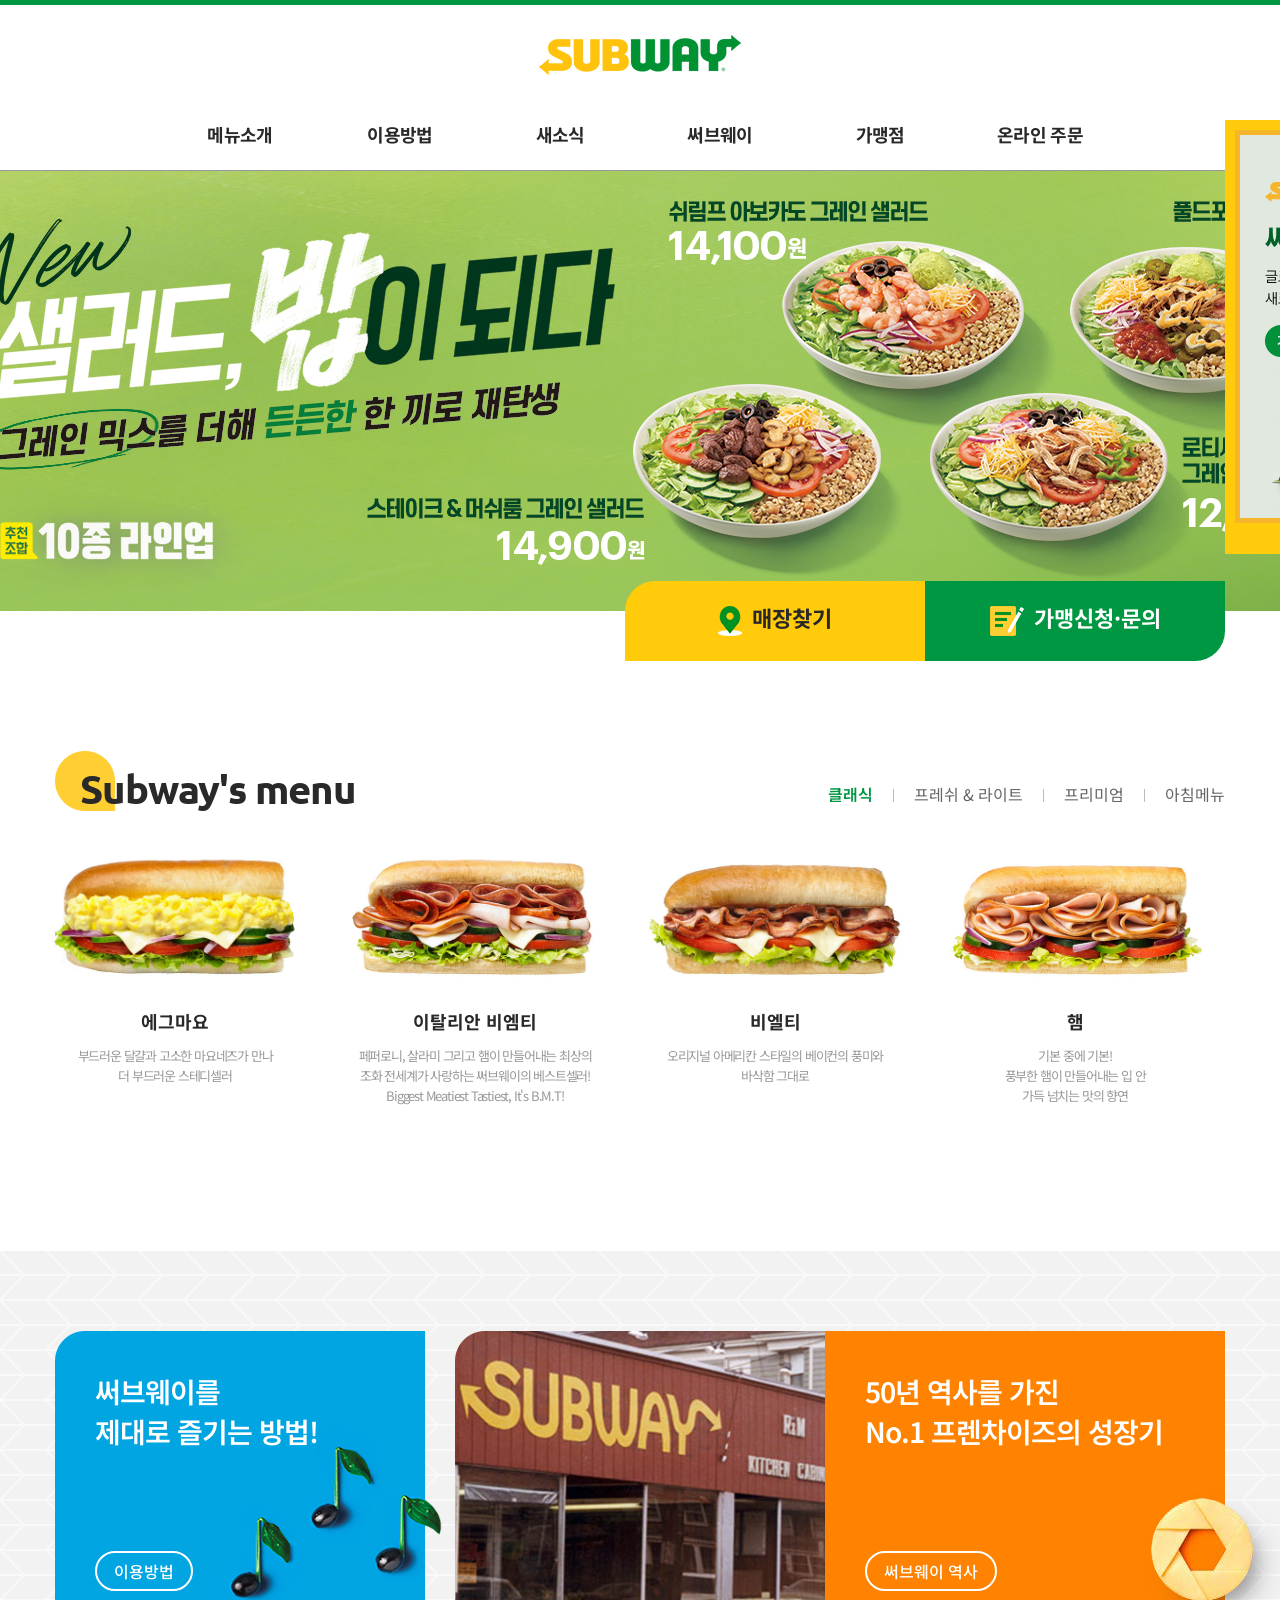
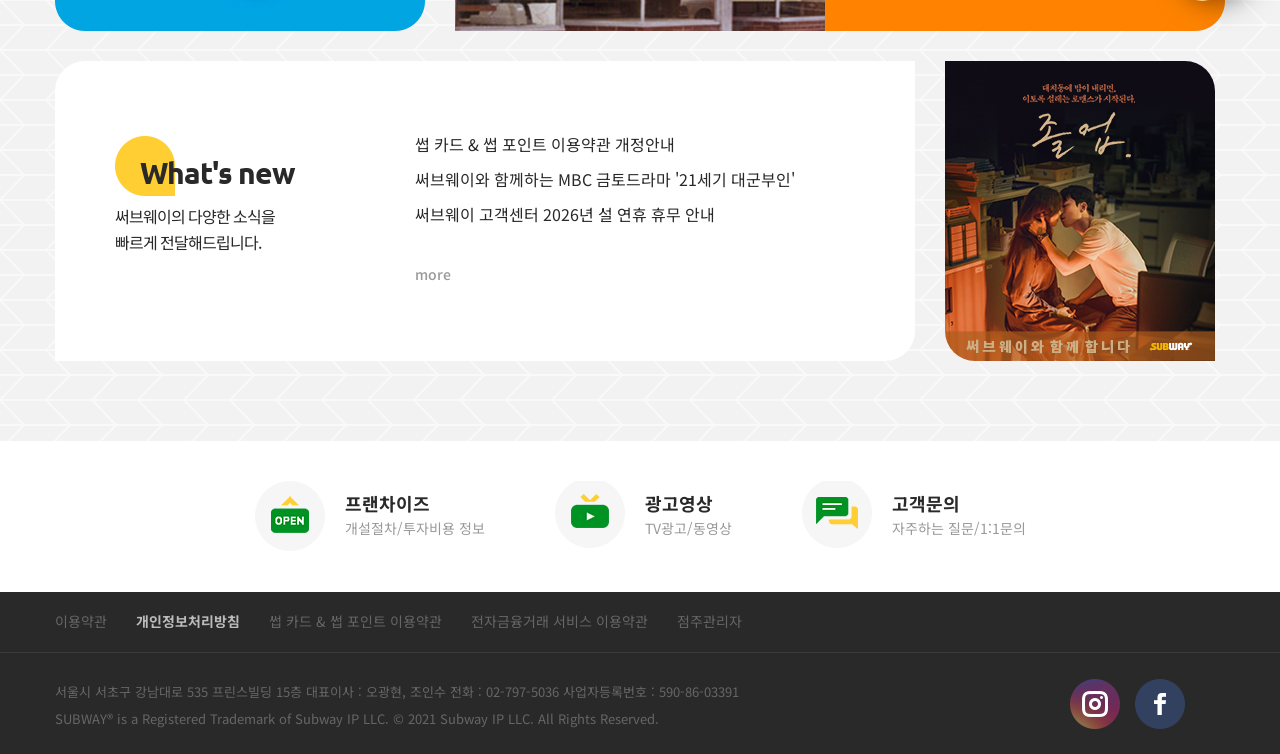
<file: index.html>
<!DOCTYPE html>
<html lang="ko">
<head>
    <meta charset="UTF-8">
    <meta name="viewport" content="width=device-width, initial-scale=1.0">
    <title>Subway</title>

    <!-- Icon -->
    <link rel="shortcut icon" href="subway-img/logo_title.ico" type="image/x-icon">

    <!-- CSS -->
    <link rel="stylesheet" href="CSS/basic.css">
    <link rel="stylesheet" href="CSS/reset.css">
</head>
<body>
    <div id="wrap">
        <header>
            <div class="header_in">
                <h1 class="logo">
                    <a href="index.html">subway</a>
                </h1>
                <nav id="gnb">
                    <ul>
                        <li><a href="#">메뉴소개</a></li>
                        <li><a href="#">이용방법</a></li>
                        <li><a href="#">새소식</a></li>
                        <li><a href="#">써브웨이</a></li>
                        <li><a href="#">가맹점</a></li>
                        <li><a href="#">온라인 주문</a></li>
                    </ul>
                </nav>
            </div>
            <div class="sub_menu">
                <div class="sub_in">
                    <ul>
                        <li>
                            <ul class="depth2">
                                <li><a href="sub.html">그레인 샐러드</a></li>
                                <li><a href="sub.html">샐러드</a></li>
                                <li><a href="sub.html">랩 · 기타</a></li>
                                <li><a href="sub.html">샐러드</a></li>
                                <li><a href="sub.html">아침메뉴</a></li>
                                <li><a href="sub.html">스마일 썹</a></li>
                                <li><a href="sub.html">단체메뉴</a></li>
                            </ul>
                        </li>

                        <li>
                            <ul class="depth2">
                                <li><a href="#">써브웨이 이용방법</a></li>
                                <li><a href="#">단체메뉴 이용방법</a></li>
                                <li><a href="#">신선한 재료 소개</a></li>
                                <li><a href="#">써브웨이 멤버십</a></li>
                            </ul>
                        </li>

                        <li>
                            <ul class="depth2">
                                <li><a href="sub_news.html">이벤트 · 프로모션</a></li>
                                <li><a href="sub_news.html">뉴스 · 공지사항</a></li>
                                <li><a href="sub_news.html">광고영상</a></li>
                            </ul>
                        </li>

                        <li>
                            <ul class="depth2">
                                <li><a href="#">써브웨이의 역사</a></li>
                                <li><a href="#">써브웨이의 약속</a></li>
                                <li><a href="#">매장찾기</a></li>
                            </ul>
                        </li>

                        <li>
                            <ul class="depth2">
                                <li><a href="#">써브웨이 프렌차이즈</a></li>
                                <li><a href="#">가맹관련 FAQ</a></li>
                                <li><a href="#">가맹신청 · 문의</a></li>
                            </ul>
                        </li>

                        <li>
                            <ul class="depth2">
                                <li><a href="#">APP 주문</a></li>
                                <li><a href="#">단체주문</a></li>
                            </ul>
                        </li>
                    </ul>
                </div>
            </div>
        </header>

        <!-- #container -->
        <div id="container">
            <!-- main_visual -->
            <section class="main_visual">
                <div class="main_visual_inner">
                    <div class="main_visual_imgs">
                        <img src="subway-img/main01.jpg" alt="main01">
                        <!-- <img src="subway-img/main02.jpg" alt="main02">
                        <img src="subway-img/main03.jpg" alt="main03">
                        <img src="subway-img/main04.png" alt="main04">
                        <img src="subway-img/main05.jpg" alt="main05">
                        <img src="subway-img/main06.jpg" alt="main06"> -->
                    </div>
                </div>
                <!-- main_visual_inner END -->

                <!-- quick_link -->
                <div class="quick_link">
                    <div class="quick_link_wrap">
                        <div class="store">
                            <a href="#"><span>매장찾기</span></a>
                        </div>
                        <div class="fran">
                            <a href="#"><span>가맹신청·문의</span></a>
                        </div>
                    </div>
                </div>
                <!-- quick_link END-->
            </section>
            <!-- main_visual END -->

            <!-- menu -->
            <section class="menu">
                <div class="hd">
                    <h2>Subway's menu</h2>
                    <div class="tab">
                        <ul>
                            <li class="active"><a href="#">클래식</a></li>
                            <li><a href="#">프레쉬 & 라이트</a></li>
                            <li><a href="#">프리미엄</a></li>
                            <li><a href="#">아침메뉴</a></li>
                        </ul>
                    </div>
                </div>
                <div class="menuWrap">
                    <div class="classic">
                        <ul>
                            <li>
                                <a href="#">
                                    <figure><img src="subway-img/sandwich1_01.jpg" alt="에그마요 메뉴 사진"></figure>
                                    <strong>에그마요</strong>
                                    <p>부드러운 달걀과 고소한 마요네즈가 만나<br>더 부드러운 스테디셀러</p>
                                </a>
                            </li>
                            <li>
                                <a href="#">
                                    <figure><img src="subway-img/sandwich1_02.jpg" alt="이탈리안 비엠티 메뉴 사진"></figure>
                                    <strong>이탈리안 비엠티</strong>
                                    <p>페퍼로니, 살라미 그리고 햄이 만들어내는 최상의<br>조화 전세계가 사랑하는 써브웨이의 베스트셀러!<br>Biggest Meatiest Tastiest, It's B.M.T!</p>
                                </a>
                            </li>
                            <li>
                                <a href="#">
                                    <figure><img src="subway-img/sandwich1_03.jpg" alt="비엘티 메뉴 사진"></figure>
                                    <strong>비엘티</strong>
                                    <p>오리지널 아메리칸 스타일의 베이컨의 풍미와<br>바삭함 그대로</p>
                                </a>
                            </li>
                            <li>
                                <a href="#">
                                    <figure><img src="subway-img/sandwich1_04.jpg" alt="햄 메뉴 사진"></figure>
                                    <strong>햄</strong>
                                    <p>기본 중에 기본!<br>풍부한 햄이 만들어내는 입 안<br>가득 넘치는 맛의 향연</p>
                                </a>
                            </li>
                        </ul>
                    </div>
                </div>
            </section>
            <!-- menu END -->

            <section class="subway">
                <div class="subway_inner">
                    <div class="util">
                        <p>써브웨이를 <br>제대로 즐기는 방법!</p>
                        <a href="#" class="btn">이용방법</a>
                    </div>
                    <div class="history">
                        <p>50년 역사를 가진 <br>No.1 프렌차이즈의 성장기</p>
                        <a href="#" class="btn">써브웨이 역사</a>
                    </div>
                    <div class="whats_new">
                        <div class="whats_new_in">
                            <div>
                                <h2>What's new</h2>
                                <p>써브웨이의 다양한 소식을 <br>빠르게 전달해드립니다.</p>
                            </div>
                            <div>
                                <ul>
                                    <li><a href="#">썹 카드 & 썹 포인트 이용약관 개정안내</a></li>
                                    <li><a href="#">써브웨이와 함께하는 MBC 금토드라마 '21세기 대군부인'</a></li>
                                    <li><a href="#">써브웨이 고객센터 2026년 설 연휴 휴무 안내</a></li>
                                </ul>
                                <a href="#" class="more">more</a>
                            </div>
                        </div>
                    </div>
                    <div class="banner">
                        <figure>
                            <img src="subway-img/banner.jpg" alt="광고">
                            <!-- <img src="subway-img/banner.png" alt="광고"> -->
                        </figure>
                    </div>
                </div>
            </section>

            <section class="quick_menu">
                    <ul>
                        <li>
                            <a href="#">
                                <div class="icon"></div>
                                <strong>프랜차이즈</strong>
                                <span>개설절차/투자비용 정보</span>
                            </a>
                        </li>
                        <li>
                            <a href="#">
                                <div class="icon"></div>
                                <strong>광고영상</strong>
                                <span>TV광고/동영상</span>
                            </a>
                        </li>
                        <li>
                            <a href="#">
                                <div class="icon"></div>
                                <strong>고객문의</strong>
                                <span>자주하는 질문/1:1문의</span>
                            </a>
                        </li>
                    </ul>
            </section>
        </div>
        <!-- #container END -->


        <footer>
            <div class="footer_in">
                <div class="footer_menu">
                    <ul>
                        <li><a href="#">이용약관</a></li>
                        <li><a href="#"><strong>개인정보처리방침</strong></a></li>
                        <li><a href="#">썹 카드 & 썹 포인트 이용약관</a></li>
                        <li><a href="#">전자금융거래 서비스 이용약관</a></li>
                        <li><a href="#">점주관리자</a></li>
                    </ul>
                </div>
                <address>
                    서울시 서초구 강남대로 535 프린스빌딩 15층 대표이사 : 오광현, 조인수 전화 : 02-797-5036 사업자등록번호 : 590-86-03391<br>
                    SUBWAY&reg; is a Registered Trademark of Subway IP LLC. &copy; 2021 Subway IP LLC. All Rights Reserved.
                </address>
                <div class="sns">
                    <a href="#" class="insta">instargram</a>
                    <a href="#" class="fb">facebook</a>
                </div>
            </div>
        </footer>
    </div>

    <input type="checkbox" id="popInput">
    <div id="popup">
        <div class="popup_in">
            <img src="subway-img/popup.jpg" alt="가맹문의">
            <p><label for="popInput">닫기</label></p>
        </div>
    </div>
</body>
</html>
</file>
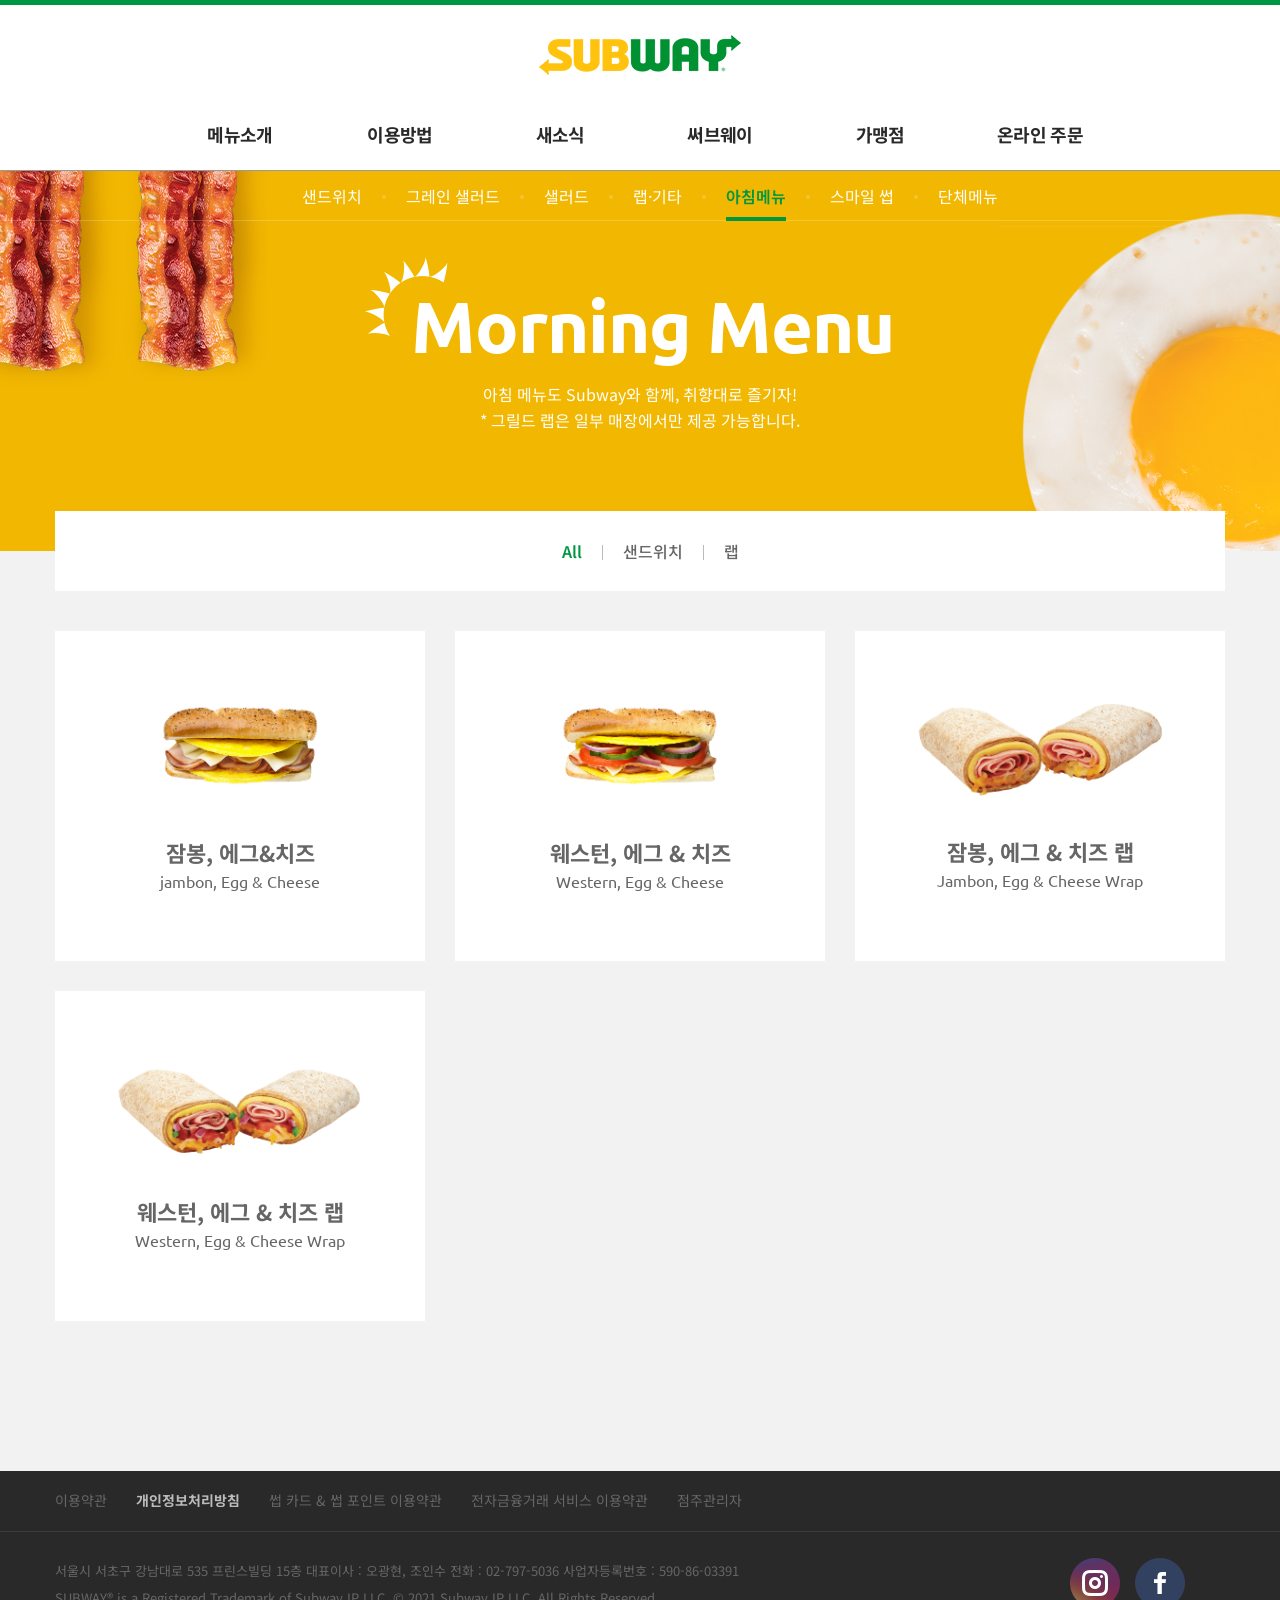
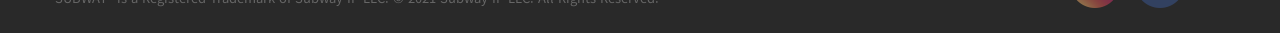
<file: sub.html>
<!DOCTYPE html>
<html lang="ko">
<head>
    <meta charset="UTF-8">
    <meta name="viewport" content="width=device-width, initial-scale=1.0">
    <title>SUBWAY - 아침메뉴</title>

    <!-- Icon -->
    <link rel="shortcut icon" href="subway-img/logo_title.ico" type="image/x-icon">

    <!-- CSS -->
    <link rel="stylesheet" href="CSS/basic.css">
    <link rel="stylesheet" href="CSS/sub.css">
    <link rel="stylesheet" href="CSS/reset.css">
</head>
<body>
    <div id="wrap">
        <header>
            <div class="header_in">
                <h1 class="logo">
                    <a href="index.html">subway</a>
                </h1>
                <nav id="gnb">
                    <ul>
                        <li><a href="#">메뉴소개</a></li>
                        <li><a href="#">이용방법</a></li>
                        <li><a href="#">새소식</a></li>
                        <li><a href="#">써브웨이</a></li>
                        <li><a href="#">가맹점</a></li>
                        <li><a href="#">온라인 주문</a></li>
                    </ul>
                </nav>
            </div>
            <div class="sub_menu">
                <div class="sub_in">
                    <ul>
                        <li>
                            <ul class="depth2">
                                <li><a href="sub.html">그레인 샐러드</a></li>
                                <li><a href="sub.html">샐러드</a></li>
                                <li><a href="sub.html">랩 · 기타</a></li>
                                <li><a href="sub.html">샐러드</a></li>
                                <li><a href="sub.html">아침메뉴</a></li>
                                <li><a href="sub.html">스마일 썹</a></li>
                                <li><a href="sub.html">단체메뉴</a></li>
                            </ul>
                        </li>

                        <li>
                            <ul class="depth2">
                                <li><a href="#">써브웨이 이용방법</a></li>
                                <li><a href="#">단체메뉴 이용방법</a></li>
                                <li><a href="#">신선한 재료 소개</a></li>
                                <li><a href="#">써브웨이 멤버십</a></li>
                            </ul>
                        </li>

                        <li>
                            <ul class="depth2">
                                <li><a href="sub_news.html">이벤트 · 프로모션</a></li>
                                <li><a href="sub_news.html">뉴스 · 공지사항</a></li>
                                <li><a href="sub_news.html">광고영상</a></li>
                            </ul>
                        </li>

                        <li>
                            <ul class="depth2">
                                <li><a href="#">써브웨이의 역사</a></li>
                                <li><a href="#">써브웨이의 약속</a></li>
                                <li><a href="#">매장찾기</a></li>
                            </ul>
                        </li>

                        <li>
                            <ul class="depth2">
                                <li><a href="#">써브웨이 프렌차이즈</a></li>
                                <li><a href="#">가맹관련 FAQ</a></li>
                                <li><a href="#">가맹신청 · 문의</a></li>
                            </ul>
                        </li>

                        <li>
                            <ul class="depth2">
                                <li><a href="#">APP 주문</a></li>
                                <li><a href="#">단체주문</a></li>
                            </ul>
                        </li>
                    </ul>
                </div>
            </div>
        </header>

        <!-- #container -->
        <div id="container">
            <section class="sub_header">
                <div class="sub_header_in">
                    <ul>
                        <li><a href="#">샌드위치</a></li>
                        <li><a href="#">그레인 샐러드</a></li>
                        <li><a href="#">샐러드</a></li>
                        <li><a href="#">랩·기타</a></li>
                        <li class="active"><a href="#">아침메뉴</a></li>
                        <li><a href="#">스마일 썹</a></li>
                        <li><a href="#">단체메뉴</a></li>
                    </ul>
                </div>
            </section>

            <section class="sub_visual morning">
                <h2>Morning Menu</h2>
                <p>
                    아침 메뉴도 Subway와 함께, 취향대로 즐기자!<br>
                    * 그릴드 랩은 일부 매장에서만 제공 가능합니다.
                </p>
                <div class="img1"></div>
                <div class="img2"></div>
            </section>

            <section class="product">
                <div class="pd_tab">
                    <ul>
                        <li class="active"><a href="#">All</a></li>
                        <li><a href="#">샌드위치</a></li>
                        <li><a href="#">랩</a></li>
                    </ul>
                </div>
                <div class="pd_list">
                    <ul>
                        <li>
                            <figure><img src="subway-img/sub1.png" alt="잠봉, 에그&치즈"></figure>
                            <strong class="tit">잠봉, 에그&치즈</strong>
                            <span class="eng">jambon, Egg & Cheese</span>
                            <p class="summary">
                                푹신한 오믈렛과 잠봉의 가장 클래식한 조화<br>
                                ※ 아침메뉴 제공시간 : 오전 11시까지<br>
                                ※ 본 메뉴에는 야채가 포함되지 않습니다.
                            </p>
                            <a href="#" class="viewBtn"></a>
                        </li>
                        <li>
                            <figure><img src="subway-img/sub2.png" alt="웨스턴, 에그 & 치즈"></figure>
                            <strong class="tit">웨스턴, 에그 & 치즈</strong>
                            <span class="eng">Western, Egg & Cheese</span>
                            <p class="summary">
                                토마토, 피망, 양파 세가지 야채가 더해져 더욱 신선한 하루 시작<br>
                                ※ 아침메뉴 제공시간 : 오전 11시까지<br>
                                ※ 본 메뉴에는 토마토, 피망, 양파 이외의 야채가 포함되지 않습니다.
                            </p>
                            <a href="#" class="viewBtn"></a>
                        </li>
                        <li>
                            <figure><img src="subway-img/sub3.png" alt="잠봉, 에그 & 치즈 랩"></figure>
                            <strong class="tit">잠봉, 에그 & 치즈 랩</strong>
                            <span class="eng">Jambon, Egg & Cheese Wrap</span>
                            <p class="summary">
                                이제 랩으로 즐기세요!<br>
                                푹신한 오믈렛과 잠봉의 가장 클래식한 조화<br>
                                ※아침메뉴 제공시간 : 오전 11시까지
                            </p>
                            <a href="#" class="viewBtn"></a>
                        </li>
                        <li>
                            <figure><img src="subway-img/sub4.png" alt=""></figure>
                            <strong class="tit">웨스턴, 에그 & 치즈 랩</strong>
                            <span class="eng">Western, Egg & Cheese Wrap</span>
                            <p class="summary">
                                이제 랩으로 즐기세요!<br>
                                토마토, 피망, 양파 세가지 야채가 더해져 더욱 신선한 하루 시작<br>
                                ※아침메뉴 제공시간 : 오전 11시까지
                            </p>
                            <a href="#" class="viewBtn"></a>
                        </li>
                    </ul>
                </div>
            </section>
        </div>
        <!-- #container END -->


        <footer>
            <div class="footer_in">
                <div class="footer_menu">
                    <ul>
                        <li><a href="#">이용약관</a></li>
                        <li><a href="#"><strong>개인정보처리방침</strong></a></li>
                        <li><a href="#">썹 카드 & 썹 포인트 이용약관</a></li>
                        <li><a href="#">전자금융거래 서비스 이용약관</a></li>
                        <li><a href="#">점주관리자</a></li>
                    </ul>
                </div>
                <address>
                    서울시 서초구 강남대로 535 프린스빌딩 15층 대표이사 : 오광현, 조인수 전화 : 02-797-5036 사업자등록번호 : 590-86-03391<br>
                    SUBWAY&reg; is a Registered Trademark of Subway IP LLC. &copy; 2021 Subway IP LLC. All Rights Reserved.
                </address>
                <div class="sns">
                    <a href="#" class="insta">instargram</a>
                    <a href="#" class="fb">facebook</a>
                </div>
            </div>
        </footer>
    </div>
</body>
</html>
</file>
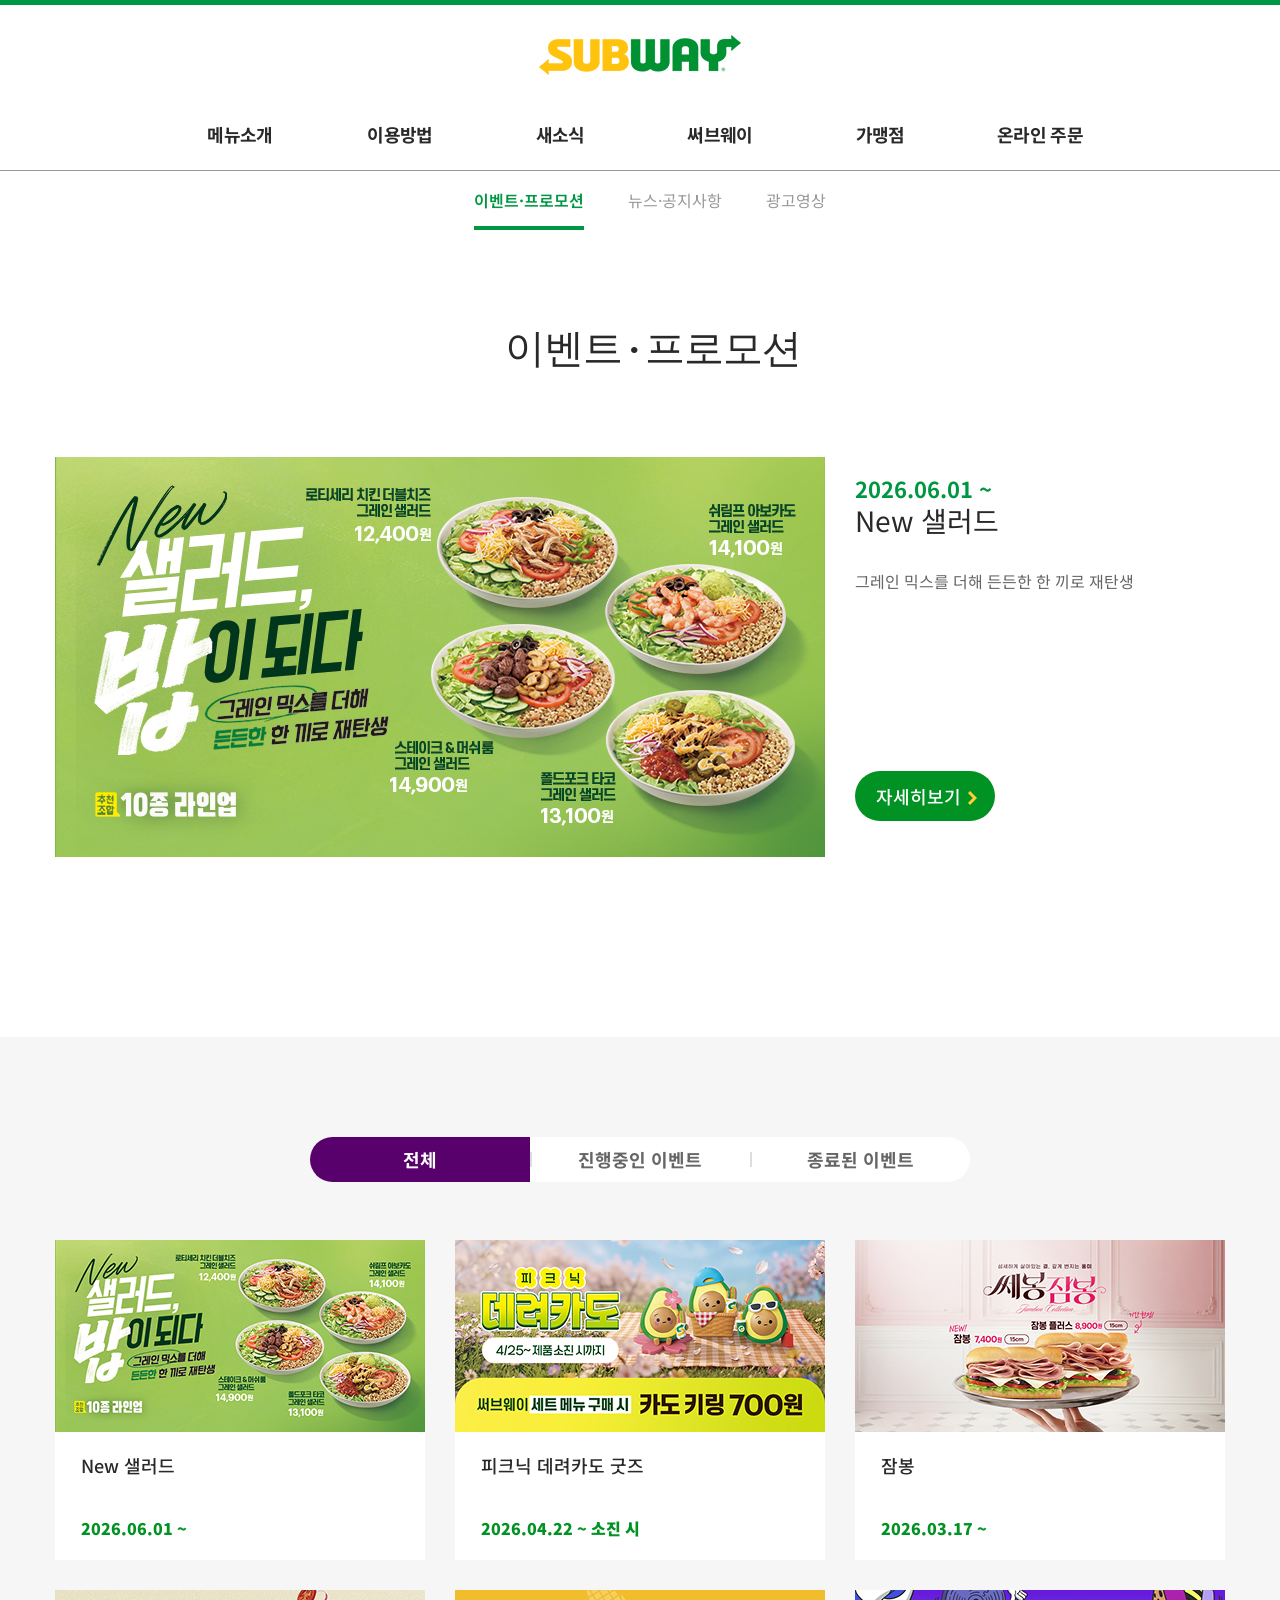
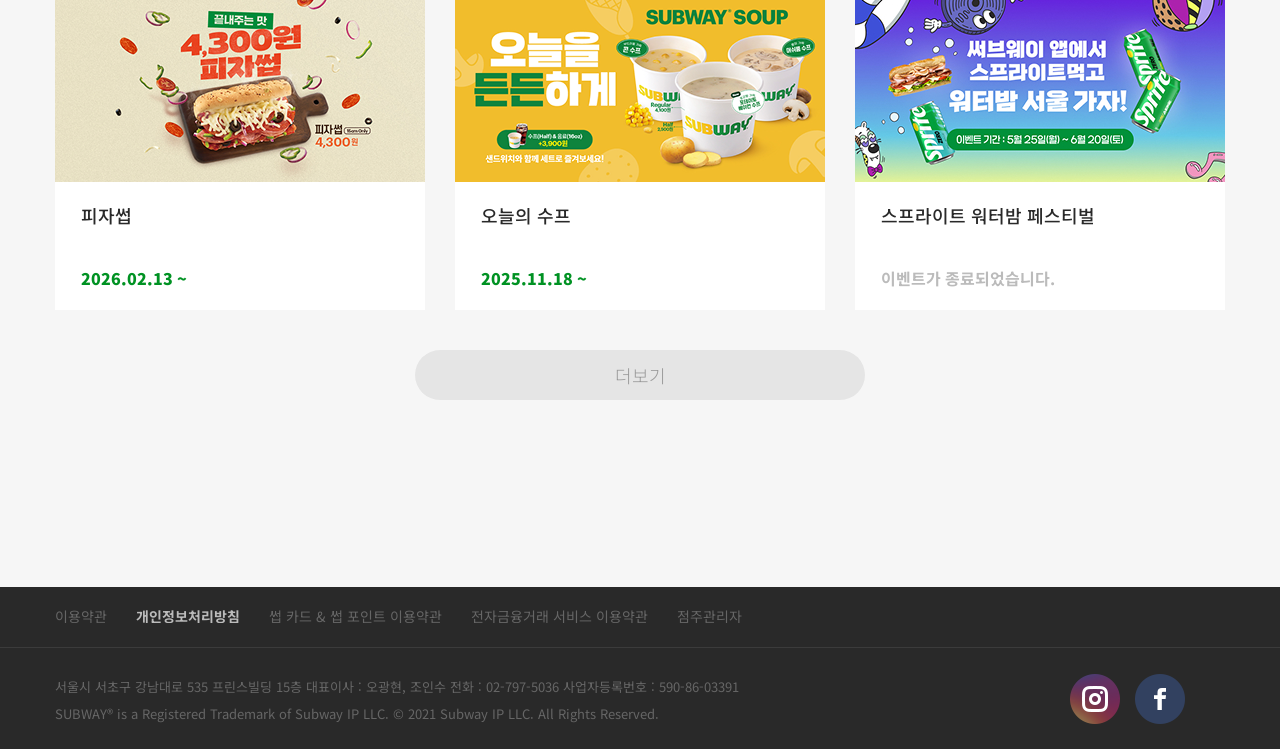
<file: sub_news.html>
<!DOCTYPE html>
<html lang="ko">
<head>
    <meta charset="UTF-8">
    <meta name="viewport" content="width=device-width, initial-scale=1.0">
    <title>SUBWAY 써브웨이</title>

    <!-- Icon -->
    <link rel="shortcut icon" href="subway-img/logo_title.ico" type="image/x-icon">

    <!-- CSS -->
    <link rel="stylesheet" href="CSS/sub_news.css">
    <link rel="stylesheet" href="CSS/basic.css">
    <link rel="stylesheet" href="CSS/reset.css">

    <!-- JS -->
     <script></script>
</head>
<body>
    <div id="wrap">
        <header>
            <div class="header_in">
                <h1 class="logo">
                    <a href="index.html">subway</a>
                </h1>
                <nav id="gnb">
                    <ul>
                        <li><a href="#">메뉴소개</a></li>
                        <li><a href="#">이용방법</a></li>
                        <li><a href="#">새소식</a></li>
                        <li><a href="#">써브웨이</a></li>
                        <li><a href="#">가맹점</a></li>
                        <li><a href="#">온라인 주문</a></li>
                    </ul>
                </nav>
            </div>
            <div class="sub_menu">
                <div class="sub_in">
                    <ul>
                        <li>
                            <ul class="depth2">
                                <li><a href="sub.html">그레인 샐러드</a></li>
                                <li><a href="sub.html">샐러드</a></li>
                                <li><a href="sub.html">랩 · 기타</a></li>
                                <li><a href="sub.html">샐러드</a></li>
                                <li><a href="sub.html">아침메뉴</a></li>
                                <li><a href="sub.html">스마일 썹</a></li>
                                <li><a href="sub.html">단체메뉴</a></li>
                            </ul>
                        </li>

                        <li>
                            <ul class="depth2">
                                <li><a href="#">써브웨이 이용방법</a></li>
                                <li><a href="#">단체메뉴 이용방법</a></li>
                                <li><a href="#">신선한 재료 소개</a></li>
                                <li><a href="#">써브웨이 멤버십</a></li>
                            </ul>
                        </li>

                        <li>
                            <ul class="depth2">
                                <li><a href="sub_news.html">이벤트 · 프로모션</a></li>
                                <li><a href="sub_news.html">뉴스 · 공지사항</a></li>
                                <li><a href="sub_news.html">광고영상</a></li>
                            </ul>
                        </li>

                        <li>
                            <ul class="depth2">
                                <li><a href="#">써브웨이의 역사</a></li>
                                <li><a href="#">써브웨이의 약속</a></li>
                                <li><a href="#">매장찾기</a></li>
                            </ul>
                        </li>

                        <li>
                            <ul class="depth2">
                                <li><a href="#">써브웨이 프렌차이즈</a></li>
                                <li><a href="#">가맹관련 FAQ</a></li>
                                <li><a href="#">가맹신청 · 문의</a></li>
                            </ul>
                        </li>

                        <li>
                            <ul class="depth2">
                                <li><a href="#">APP 주문</a></li>
                                <li><a href="#">단체주문</a></li>
                            </ul>
                        </li>
                    </ul>
                </div>
            </div>
        </header>

        <!-- #container -->
        <div id="container">
            <section class="sub_header">
                <div class="sub_header_in">
                    <ul>
                        <li class="active"><a href="#">이벤트·프로모션</a></li>
                        <li><a href="#">뉴스·공지사항</a></li>
                        <li><a href="#">광고영상</a></li>
                    </ul>
                </div>
            </section>

            <div class="sub_title">
                <h2>이벤트 · 프로모션</h2>
            </div>

            <section class="event_wrap">
                <section class="event_in">
                    <div class="event_banner">
                        <figure>
                            <img src="subway-img/news.jpg" alt="뉴스">
                        </figure>
                    </div>
                    <div class="event_content">
                        <strong class="date">2026.06.01 ~</strong>
                        <span class="event_tit">New 샐러드</span>
                        <p class="event_txt">그레인 믹스를 더해 든든한 한 끼로 재탄생</p>
                        <a href="#" class="event_btn">자세히보기</a>
                    </div>
                </section>
            </section>

            <section class="event_list_wrapper">
                <section class="event_top_menu">
                    <div class="event_list_inner">
                        <ul>
                            <li class="event_active"><a href="#">전체</a></li>
                            <li><a href="#">진행중인 이벤트</a></li>
                            <li><a href="#">종료된 이벤트</a></li>
                        </ul>
                    </div>

                    <div class="event_list_content">
                        <ul id="event_list">
                            <li>
                                <a href="#">
                                    <figure><img src="subway-img/event1.png" alt="event1"></figure>
                                    <div class="event_info">
                                        <strong>New 샐러드</strong>
                                        <p>2026.06.01 ~</p>
                                    </div>
                                </a>
                            </li>
                            <li>
                                <a href="#">
                                    <figure><img src="subway-img/event2.png" alt="event1"></figure>
                                    <div class="event_info">
                                        <strong>피크닉 데려카도 굿즈</strong>
                                        <p>2026.04.22 ~ 소진 시</p>
                                    </div>
                                </a>
                            </li>
                            <li>
                                <a href="#">
                                    <figure><img src="subway-img/event3.png" alt="event1"></figure>
                                    <div class="event_info">
                                        <strong>잠봉</strong>
                                        <p>2026.03.17 ~</p>
                                    </div>
                                </a>
                            </li>
                            <li>
                                <a href="#">
                                    <figure><img src="subway-img/event4.png" alt="event1"></figure>
                                    <div class="event_info">
                                        <strong>피자썹</strong>
                                        <p>2026.02.13 ~</p>
                                    </div>
                                </a>
                            </li>
                            <li>
                                <a href="#">
                                    <figure><img src="subway-img/event5.png" alt="event1"></figure>
                                    <div class="event_info">
                                        <strong>오늘의 수프</strong>
                                        <p>2025.11.18 ~</p>
                                    </div>
                                </a>
                            </li>
                            <li>
                                <a href="#">
                                    <figure><img src="subway-img/event6.jpg" alt="event1"></figure>
                                    <div class="event_info">
                                        <strong>스프라이트 워터밤 페스티벌</strong>
                                        <p class="end">이벤트가 종료되었습니다.</p>
                                    </div>
                                </a>
                            </li>
                        </ul>
                        <a href="#" class="event_list_btn">더보기</a>
                    </div>
                    
                </section>
            </section>

        </div>
        <!-- #container END -->


        <footer>
            <div class="footer_in">
                <div class="footer_menu">
                    <ul>
                        <li><a href="#">이용약관</a></li>
                        <li><a href="#"><strong>개인정보처리방침</strong></a></li>
                        <li><a href="#">썹 카드 & 썹 포인트 이용약관</a></li>
                        <li><a href="#">전자금융거래 서비스 이용약관</a></li>
                        <li><a href="#">점주관리자</a></li>
                    </ul>
                </div>
                <address>
                    서울시 서초구 강남대로 535 프린스빌딩 15층 대표이사 : 오광현, 조인수 전화 : 02-797-5036 사업자등록번호 : 590-86-03391<br>
                    SUBWAY&reg; is a Registered Trademark of Subway IP LLC. &copy; 2021 Subway IP LLC. All Rights Reserved.
                </address>
                <div class="sns">
                    <a href="#" class="insta">instargram</a>
                    <a href="#" class="fb">facebook</a>
                </div>
            </div>
        </footer>
    </div>
</body>
</html>
</file>
<file: CSS/basic.css>
@charset "UTF-8";

/* font */
@import url('https://fonts.googleapis.com/css2?family=Noto+Sans+KR:wght@100..900&family=Ubuntu:ital,wght@0,300;0,400;0,500;0,700;1,300;1,400;1,500;1,700&display=swap');

:root{
    --green: #009743;
    --yellow: #FFCB0A;
    --gray1: #999999;
    --gray2: #666666;
    --gray3: #292929;
}

body{
    font-family: "Noto Sans KR", "맑은 고딕", sans-serif;
    color: var(--gray3);
}
h1{
    font-family: "Ubuntu", sans-serif;
    color: var(--green);
}
ul::after{
    display: block;
    content: "";
    clear: both;
}

h2{
    font-family: 'Ubuntu', sans-serif;
    font-weight: 700;
    line-height: 60px;
    letter-spacing: -1px;

    background: url('../subway-img/bul_tit.png') no-repeat;
    padding: 7px 0 0 25px;
}

#wrap{
    min-width: 1280px;
}

/* header */
header{
    border-top: 5px solid var(--green);
    border-bottom: 1px solid var(--gray1);
}
.header_in{
    position: relative;
    height: 165px;
    width: 1170px;
    margin: 0 auto;
}
    .logo{
        position: absolute;

        left: calc(50% - 101px);
        top: 30px;
    }
    .logo a{
        display: block;

        width: 202px;
        height: 40px;
        background: url('../subway-img/logo_w.png') no-repeat;
        text-indent: -9999px;
    }

    #gnb{
        position: absolute;
        bottom: 0;
        width: 100%;
        text-align: center;
    }
        #gnb > ul{
            display: inline-block;
        }
        #gnb > ul > li{
            float: left;
            width: 160px;
        }
        #gnb > ul > li > a{
            display: block;
            font-size: 18px;
            font-weight: 700;
            letter-spacing: -0.7px;
            line-height: 70px;
        }
        #gnb > ul > li > a:hover{
            color: var(--green);
        }


/* sub */
.sub_menu{
    text-align: center;
    width: 100%;
    background-color: #fff;

    margin-top: 1px;
    padding: 25px 0;

    position: absolute;
    z-index: 200;

}
        .sub_in{
            
        }
        .sub_in > ul{
            display: inline-block;
        }
        .sub_in > ul > li{
            float: left;
            width: 160px;
        }
        
            .depth2{}
            .depth2 li{}
            .depth2 li a{
                display: block;
                color: var(--gray2);
                padding: 8px 0;
                font-size: 15px;
            }
            .depth2 li a:hover{
                color: var(--green);
                text-decoration: underline;
            }

/* 자바 스크립트 적용 전 임시 */
.sub_menu{
    visibility: hidden;
    opacity: 0;
    transition: 0.5s;
}
.header_in:hover + .sub_menu, .sub_menu:hover{
    visibility: visible;
    opacity: 1;
}

/* .sub_menu{
    visibility: hidden;
    height: 0;
    transition: 0.5s;
    overflow: hidden;
}
.header_in:hover + .sub_menu, .sub_menu:hover{
    visibility: visible;
    height: 250px;
} */


/* container */
#container{}
.main_visual{}
    .main_visual_inner{
        overflow: hidden;
        width: 100%;
        height: 440px;
        background-color: #A3C95C;

        position: relative;
    }
        .main_visual_imgs{
            position: absolute;
            left: 50%;
            margin-left: calc(-1920px/2);
        }
        .main_visual_imgs img{
            
        }

/* quick_link */
.quick_link{
    width: 1170px;
    margin: 0 auto;
    height: 80px;
    top: -30px;
    position: relative;
}
.quick_link_wrap{
    display: table;
    float: right;
    height: 80px;
    width: 600px;
}
.quick_link_wrap > div{
    display: table-cell;
    width: 50%;
    text-align: center;
    vertical-align: middle;
}
    .store{
        background-color: var(--yellow);
        border-radius: 30px 0 0 0;
    }
    .fran{
        background-color: var(--green);
        border-radius: 0 0 30px 0;
    }
    
    .quick_link_wrap > div > a{
        font-size: 22px;
        font-weight: 700;
    }
    .fran a span{
        color: #fff;
    }
    .store span{}
    .fran span{}
    
    .store span::before, .fran span::before{
        display: inline-block;
        content: '';
        width: 34px;
        height: 30px;
        vertical-align: middle;
    }

    .store span::before{
        background: url('../subway-img/icon_map.png') no-repeat;
    }
    .fran span::before{
        background: url('../subway-img/icon_franchise.png') no-repeat;
        padding-right: 10px;
    }


/* container - menu */
.menu{
    padding-top: 60px;
    height: 560px;
}
.menu .hd{
    width: 1170px;
    margin: 0 auto;

    position: relative;
}
.menu .hd h2{
    font-size: 40px;
}
.menu .hd .tab{
    position: absolute;
    right: 0;
    top: 35px
}
.tab ul{
    overflow: hidden;

}
.tab li{
    float: left;
    margin-left: 40px;
}
.tab li::before{
    display: inline-block;
    content: "";
    width: 1px;
    height: 13px;
    background-color: #bbb;
    transform: translate(-20px, 1px);
}
.tab li:first-child::before{
    display: none;
}
.tab a{
    color: var(--gray2);
}

li.active a{
    color: var(--green);
    font-weight: 600;
}

.menuWrap{
    width: 1200px;
    margin: 0 auto;
}
.menuWrap ul{
    display: flex;
    gap: 30px;
}
.menuWrap li{
    flex: 1;
    text-align: center;

    position: relative;
}
.menuWrap li img{
    width: 100%;
}
.menuWrap li strong{
    display: block;
    font-size: 18px;
    margin: 5px 0 16px;
}
.menuWrap li p{
    font-size: 13px;
    letter-spacing: -1.2px;
    color: var(--gray1);
    line-height: 20px;
}

.menuWrap li::after{
    position: absolute;
    content: "";
    width: 98px;
    height: 98px;
    background: url('../subway-img/btn_more.png');
    top: 158px;
    left: 140px;
    display: none;
}

.menuWrap li:hover{
    flex: 1.5;
}
.menuWrap li:hover strong{
    font-size: 25px;
}
.menuWrap li:hover p {
    display: none;
}
.menuWrap li:hover::after{
    display: block;
}


/* container - subway */
.subway{
    padding: 80px 0;
    background: url('../subway-img/bg_content.gif');
}
.subway_inner{
    width: 1280px;
    margin: 0 auto;
    padding: 0 0 0 55px;
    
    row-gap: 30px;
    display: grid;
    grid-template-rows: 300px 300px;
    grid-template-columns: 400px auto 335px;

}
.subway p{
    font-size: 28px;
    font-weight: 600;
    color: #fff;
    line-height: 40px;
    letter-spacing: -1px;
    
    position: absolute;
    top: 40px;
}
.subway .btn{
    border: 2px solid #fff;
    color: #fff;
    padding: 10px 17px;
    border-radius: 999px;
    
    position: absolute;
    bottom: 40px;
    
    font-weight: 500;
}

.util{
    background: url('../subway-img/bg_utilization.png');

    position: relative;
}
.util p{
    left: 40px;
}
.util .btn{
    left: 40px;
}

.history{
    grid-column: span 2;
    background: url('../subway-img/img_subway_history.png') no-repeat;

    position: relative;
}
.history p{
    left: 410px;
}
.history .btn{
    left: 410px;
}

.whats_new{
    padding-right: 30px;
    grid-column: span 2;
}
.whats_new h2{
    font-size: 30px;
}
.whats_new p{
    font-size: 16px;
    font-weight: 400;
    color: var(--gray3);
    line-height: 26px;
    letter-spacing: -1px;
    
    position: static;
}
.whats_new li {
    height: 35px;
}
.whats_new li a {
    position: relative;

}
.whats_new li a::after{
    display: block;
    content: "";
    width: 0;
    height: 1px;
    background-color: var(--green);
    
    position: absolute;
    bottom: 0;
    left: 0;

    transition: 0.3s;
}
.whats_new li a:hover {
    color: var(--green);     
}
.whats_new li a:hover::after{
    width: 100%;
}


.whats_new_in{
    height: 300px;
    background-color: #fff;
    border-radius: 30px 0 30px 0;
    padding: 75px 0 0 60px;
    
    display: flex;
}
.whats_new_in div{

}
.whats_new_in > div:last-child{
    margin-left: 120px;
}

.more{
    display: inline-block;
    margin-top: 26px;

    font-size: 14px;
    font-weight: 500;
    color: var(--gray1);
}

.banner {
}
.banner figure{
    display: inline-block;
    border-radius: 0 30px 0 30px;
    overflow: hidden;
}


/* container - quick_menu */
.quick_menu{
    padding: 40px 0;
    text-align: center;
}
.quick_menu ul{
    display: inline-block;
    overflow: hidden;
}
.quick_menu li{
    float: left;
}
.quick_menu li + li{
    margin-left: 70px;
}
.quick_menu a{
    overflow: hidden;
    position: relative;
    display: block;
    height: 70px;
    padding-left: 90px;
    text-align: left;
}

.quick_menu li .icon{
    position: absolute;
    top: 0;
    left: 0;

    height: 70px;
    width: 70px;
    background: url('../subway-img/icon_quickmenu.png') no-repeat;
}
.quick_menu li:nth-child(1) .icon{
    background-position: 0 0;
}
.quick_menu li:nth-child(2) .icon{
    background-position: -140px 0;
}
.quick_menu li:nth-child(3) .icon{
    background-position: -210px 0;
}

.quick_menu strong{
    display: block;
    font-size: 18px;
    font-weight: 700;
    padding: 13px 0 7px;
}
.quick_menu span{
    font-size: 14px;
    color: var(--gray1);
}


/* footer */
footer{
    position: relative;

    background-color: var(--gray3);
    padding: 22px 0;
    color: #666666;
}
.footer_in{
    width: 1170px;
    margin: 0 auto;
}
.footer_menu{
    margin-bottom: 25px;
}
.footer_menu::after{
    position: absolute;
    content: "";
    width: 100%;
    height: 1px;
    background-color: #3b3b3b;
    top: 60px;
    left: 0;
}
.footer_menu ul{
    overflow: hidden;
}
.footer_menu li{
    float: left;
    margin-right: 29px;
    font-size: 14px;
}
.footer_menu li strong{
    color: #bbbbbb;
}
address{
    display: inline-block;
    margin-top: 25px;
    font-style: normal;
    font-size: 13px;
    line-height: 27px;
}

.footer_in .sns{
    position: relative;
}
.footer_in .sns a{
    position: absolute;
    right: 40px;
    bottom: 3px;

    display: inline-block;
    width: 50px;
    height: 50px;

    font-size: 0;
    line-height: 0;
    text-indent: -9999px;
}

.footer_in .sns a:hover{
    background-position: -50px 0;
}

.footer_in .sns .insta{
    right: 105px;
    background: url('../subway-img/icon_sns_instar.png') 0 0 no-repeat;
}
.footer_in .sns .fb{
    background: url('../subway-img/icon_sns_facebook.png') 0 0 no-repeat;
}


/* popup */
#popInput{
    display: none;
}

#popup{
    position: fixed;
    top: 120px;
    left: 50%;
    transform: translateX(585px);
    z-index: 999;
}

.popup_in{
    padding: 10px;
    background-color: var(--yellow);
}
#popup p{
    text-align: right;
    padding: 5px 5px 0 0;
}
#popup label{
    cursor: pointer;
}

#popInput:checked + #popup{
    display: none;
}
</file>
<file: CSS/sub.css>
@charset "UTF-8";

:root{
    --green: #009743;
    --yellow: #FFCB0A;
    --gray1: #999999;
    --gray2: #666666;
    --gray3: #292929;
}


/* container */
#container{
    background-color: #f2f2f2;
}


/* sub_header */
.sub_header{
    position: absolute;

    z-index: 20;
    border-bottom: 1px solid rgba(255, 255, 255, 0.2);

    width: 100%;
    height: 50px;
}
.sub_header_in{
    width: 1170px;
    margin: 0 auto;
    text-align: center;
}

.sub_header_in ul{
    display: inline-block;
}
.sub_header_in li{
    float: left;
    margin-left: 20px;
}
.sub_header_in a{
    display: inline-block;
    line-height: 50px;
    color: #fff;
}

.sub_header_in li + li::before{
    display: inline-block;
    content: "";

    background-color: rgba(255, 255, 255, 0.2);
    width: 4px;
    height: 4px;
    border-radius: 50%;

    margin-right: 20px;

    font-weight: 300;

    position: relative;
    top: -4px;
}

.sub_header li.active a::after{
    display: block;
    content: "";
    
    width: 100%;
    height: 4px;
    background-color: var(--green);

    position: relative;
    bottom: 4px;
}


/* sub_visual */
.sub_visual{
    overflow: hidden;
    width: 100%;
    height: 380px;

    position: relative;

    text-align: center;

    color: #fff;
}
.sub_visual h2{
    background: none;
    font-size: 72px;
    padding-top: 118px;
    line-height: 1;

    animation: toUp 400ms ease-out;
}
.sub_visual p{
    padding-top: 20px;
    line-height: 26px;
    
    opacity: 0;
    
    animation: toUp 400ms 300ms ease-out forwards;
}

.morning{
    background: #F2B701 url('../subway-img/bg_visual_morning.png') 50%;
}
.morning .img1{
    position: absolute;
    left: 50%;
    top: 0;    
    margin-left: 360px;

    width: 508px;
    height: 549px;
    background: url('../subway-img/img_visual_morning01.jpg');

    opacity: 0;

    animation: toDown 700ms 400ms ease-out forwards;
}
.morning .img2{
    position: absolute;
    left: 50%;
    top: 0;
    margin-left: -700px;

    width: 327px;
    height: 215px;
    background: url('../subway-img/img_visual_morning02.jpg');

    opacity: 0;

    animation: toLeft 700ms 300ms ease-out forwards;
}

@keyframes toUp {
    from{
        transform: translateY(200px);
        opacity: 0;
    }
    to{
        transform: translateY(0);
        opacity: 1;
    }
}

@keyframes toDown {
    from{
        transform: translateY(-500px);
        opacity: 0;
    }
    to{
        transform: translateY(0);
        opacity: 1;
    }
}
@keyframes toLeft {
    from{
        transform: translateX(100px);
        opacity: 0;
    }
    to{
        transform: translateX(0);
        opacity: 1;
    }
}


/* product */
.product{
    width: 1170px;
    margin: 0 auto;
    padding-bottom: 150px;
}
.pd_tab{
    height: 80px;
    background-color: #fff;
    text-align: center;

    position: relative;
    top: -40px;
}
.pd_tab ul{
    display: inline-block;
}
.pd_tab li{
    float: left;
    margin-left: 20px;
}
.pd_tab a{
    display: inline-block;
    line-height: 80px;
    font-weight: 500;
    color: var(--gray2);
}

.pd_tab li + li::before{
    display: inline-block;
    content: "";
    width: 1px;
    height: 15px;
    background-color: #bbb;
    margin-right: 20px;

    position: relative;
    top: 2px;
}

.pd_list{
}
.pd_list ul{
    margin: -30px 0 0 -30px;
}
.pd_list li{
    background-color: #fff;

    float: left;
    width: 370px;
    height: 330px;
    margin: 30px 0 0 30px;
    text-align: center;
    
    position: relative;
}

.pd_list figure{
    width: 270px;
    margin: 20px auto 0;
}
.pd_list figure img{
    width: 100%;
}

.pd_list .tit{
    display: block;
    font-size: 22px;
    font-weight: 700;
    color: var(--gray2);

    margin-bottom: 10px;

    position: relative;
    z-index: 5;
    top: 0;

}
.pd_list .eng{
    font-family: 'Ubuntu', sans-serif;
    color: var(--gray2);
    
    position: relative;
    z-index: 5;
    top: 0;
}
.pd_list .summary{
    position: absolute;
    z-index: 5;
    top: 200px;
    left: 15px;
    
    line-height: 1.4;
    opacity: 0;
    
    font-size: 15px;

    width: 340px;
}
.pd_list .viewBtn{
    position: absolute ;
    content: "";
    width: 100%;
    height: 100%;
    top: 0;
    left: 0;
    z-index: 5;

    transform: scale(0);
    opacity: 0;

    background: url(../subway-img/btn_more.png) 145px bottom no-repeat;
}


/* hover */
.pd_list li:hover::after{
    content: "";
    width: 100%;
    height: 100%;
    background-color: var(--green);

    position: absolute;
    top: 0;
    left: 0;
}
.pd_list li:hover .tit, .pd_list li:hover .eng{
    color: #fff;  
}
.pd_list li:hover .tit{
    top: -150px;
    transition: 0.4s;
}
.pd_list li:hover .eng{
    top: -143px;
    transition: 0.4s;
}
.pd_list li:hover .summary{
    color: #c5e698;
    top: 130px;
    opacity: 1;
    transition: 0.4s 0.2s;
}
.pd_list li:hover .viewBtn{
    transform: scale(1);
    opacity: 1;
    transition: 0.4s 0.4s;
}
</file>
<file: CSS/sub_news.css>
@charset "UTF-8";

:root{
    --green: #009743;
    --yellow: #FFCB0A;
    --gray1: #999999;
    --gray2: #666666;
    --gray3: #292929;
}


/* container */
#container{

}


/* sub_header */
.sub_header{
    z-index: 20;
    border-bottom: 1px solid rgba(255, 255, 255, 0.2);

    width: 100%;
    height: 59px;
    background-color: #fff;
}
.sub_header_in{
    width: 1170px;
    margin: 0 auto;
    text-align: center;
}

.sub_header_in ul{
    display: inline-block;
}
.sub_header_in li{
    float: left;
    margin-left: 20px;
}
.sub_header_in a{
    display: inline-block;
    line-height: 59px;
    color: var(--gray1);
}

.sub_header_in li + li::before{
    display: inline-block;
    content: "";

    background-color: rgba(255, 255, 255, 0.2);
    width: 4px;
    height: 4px;
    border-radius: 50%;

    margin-right: 20px;

    font-weight: 300;

    position: relative;
    top: -4px;
}

.sub_header li.active a::after{
    display: block;
    content: "";
    
    width: 100%;
    height: 4px;
    background-color: var(--green);

    position: relative;
    bottom: 4px;
}


/* sub_title */
.sub_title h2{
    text-align: center;
    font-size: 40px;
    color: var(--gray3);
    font-weight: 500;
    margin: 80px 0;

    background: none;
}


/* event_wrap */
.event_wrap{
    height: 580px;
}

.event_in{
    width: 1170px;
    margin-bottom: 70px;
    margin: 0 auto;
}

.event_banner figure{
    width: 770px;
    height: 400px;
    float: left;
}
.event_banner figure img{
    width: 100%;
}

.event_content{
    padding-top: 20px;
    margin-left: 800px;

    width: 370px;
    height: 380px;

    position: relative;
}
.event_content .date{
    color: var(--green);
    font-weight: bold;
    font-size: 22px;
}
.event_content .event_tit{
    display: block;
    font-size: 28px;
    line-height: 42px;
}
.event_content .event_txt{
    font-size: 16px;
    color: var(--gray2);
    line-height: 26px;
    margin-top: 27px;
}
.event_content .event_btn{
    color: #bbbbbb;
    font-size: 18px;
    
    position: absolute;
    left: 0;
    bottom: 16px;
    
    width: 140px;
    height: 50px;
    line-height: 50px;
    background-color: #009223;
    border-radius: 50px;
    color: #fff;
    font-weight: 500;
    text-indent: 21px;
}
.event_content .event_btn::after{
    content: "";
    background: url(../subway-img/event_btn.png) 0 0 no-repeat;
    width: 20px;
    height: 20px;

    position: absolute;
    right: 8px;
    top: 20px;
}


/* event_list_wrapper */
.event_list_wrapper{
    background-color: #f6f6f6;
    padding-bottom: 130px;
}

.event_top_menu{
    text-align: center;
    padding: 100px 0 57px;
}

.event_list_inner{
    width: 1170px;
    margin: 0 auto;
    text-align: center;
}
.event_list_inner ul{
    overflow: hidden;
    display: inline-block;
}
.event_list_inner li{
    float: left;
    background-color: #fff;

    position: relative;
}
.event_list_inner li:first-child{
    border-radius: 50px 0 0 50px;
}
.event_list_inner li:last-child{
    border-radius: 0 50px 50px 0;
}
.event_list_inner li a{
    display: block;
    color: var(--gray2);
    width: 220px;
    height: 45px;

    text-align: center;
    font-size: 18px;
    font-weight: bold;
    line-height: 45px;
    
    position: relative;
    z-index: 3;
}
.event_list_inner li.event_active a{
    background-color: #58006c;
    color: #fff;
    border-radius: 50px 0 0 50px;
}
.event_list_inner li + li::before{
    content: '';
    
    position: absolute;
    left: 0;
    top: 15px;
    
    width: 2px;
    height: 15px;
    background-color: #dddddd;
}

/* event_list_content */
.event_list_content{
    padding-top: 57px;
    width: 1170px;
    margin: 0 auto;
}
.event_list_content #event_list{
    overflow: hidden;
    margin-left: -30px;
}
#event_list li{
    float: left;
    margin: 0 0 30px 30px;
}
#event_list li a{
    display: block;
    position: relative;
    width: 370px;
    height: 320px;
    background-color: #ffffff;
    overflow: hidden;
}

#event_list li a::after{
    content: '';
    position: absolute;
    left: -10px;
    right: -10px;
    top: -10px;
    bottom: -10px;
    border: 10px solid #009223;
    transition-duration: 0.2s;
}
#event_list li a:hover::after{
    left: 0px;
    right: 0px;
    top: 0px;
    bottom: 0px;
}

#event_list figure{
    width: 370px;
    height: 192px;
    overflow: hidden;
}
#event_list figure img{
    width: 100%;
}

#event_list .event_info strong{
    color: #292929;
    font-weight: 500;
    line-height: 28px;
    font-size: 18px;
    display: block;
    padding: 19px 26px 0 26px;
    text-align: left;
}
#event_list .event_info p{
    color: #009223;
    font-size: 16px;
    font-weight: 900;
    line-height: 60px;
    padding: 19px 26px 0 26px;
    text-align: left;
}
#event_list .event_info p.end{
    color: #bbbbbb;
    font-weight: bold;
}

.event_list_btn{
    display: block;
    width: 450px;
    height: 50px;
    line-height: 50px;
    margin: 10px auto 0;
    background-color: #e5e5e5;
    color: #999999;
    font-weight: 300;
    font-size: 18px;
    text-align: center;
    border-radius: 50px;
}
</file>
